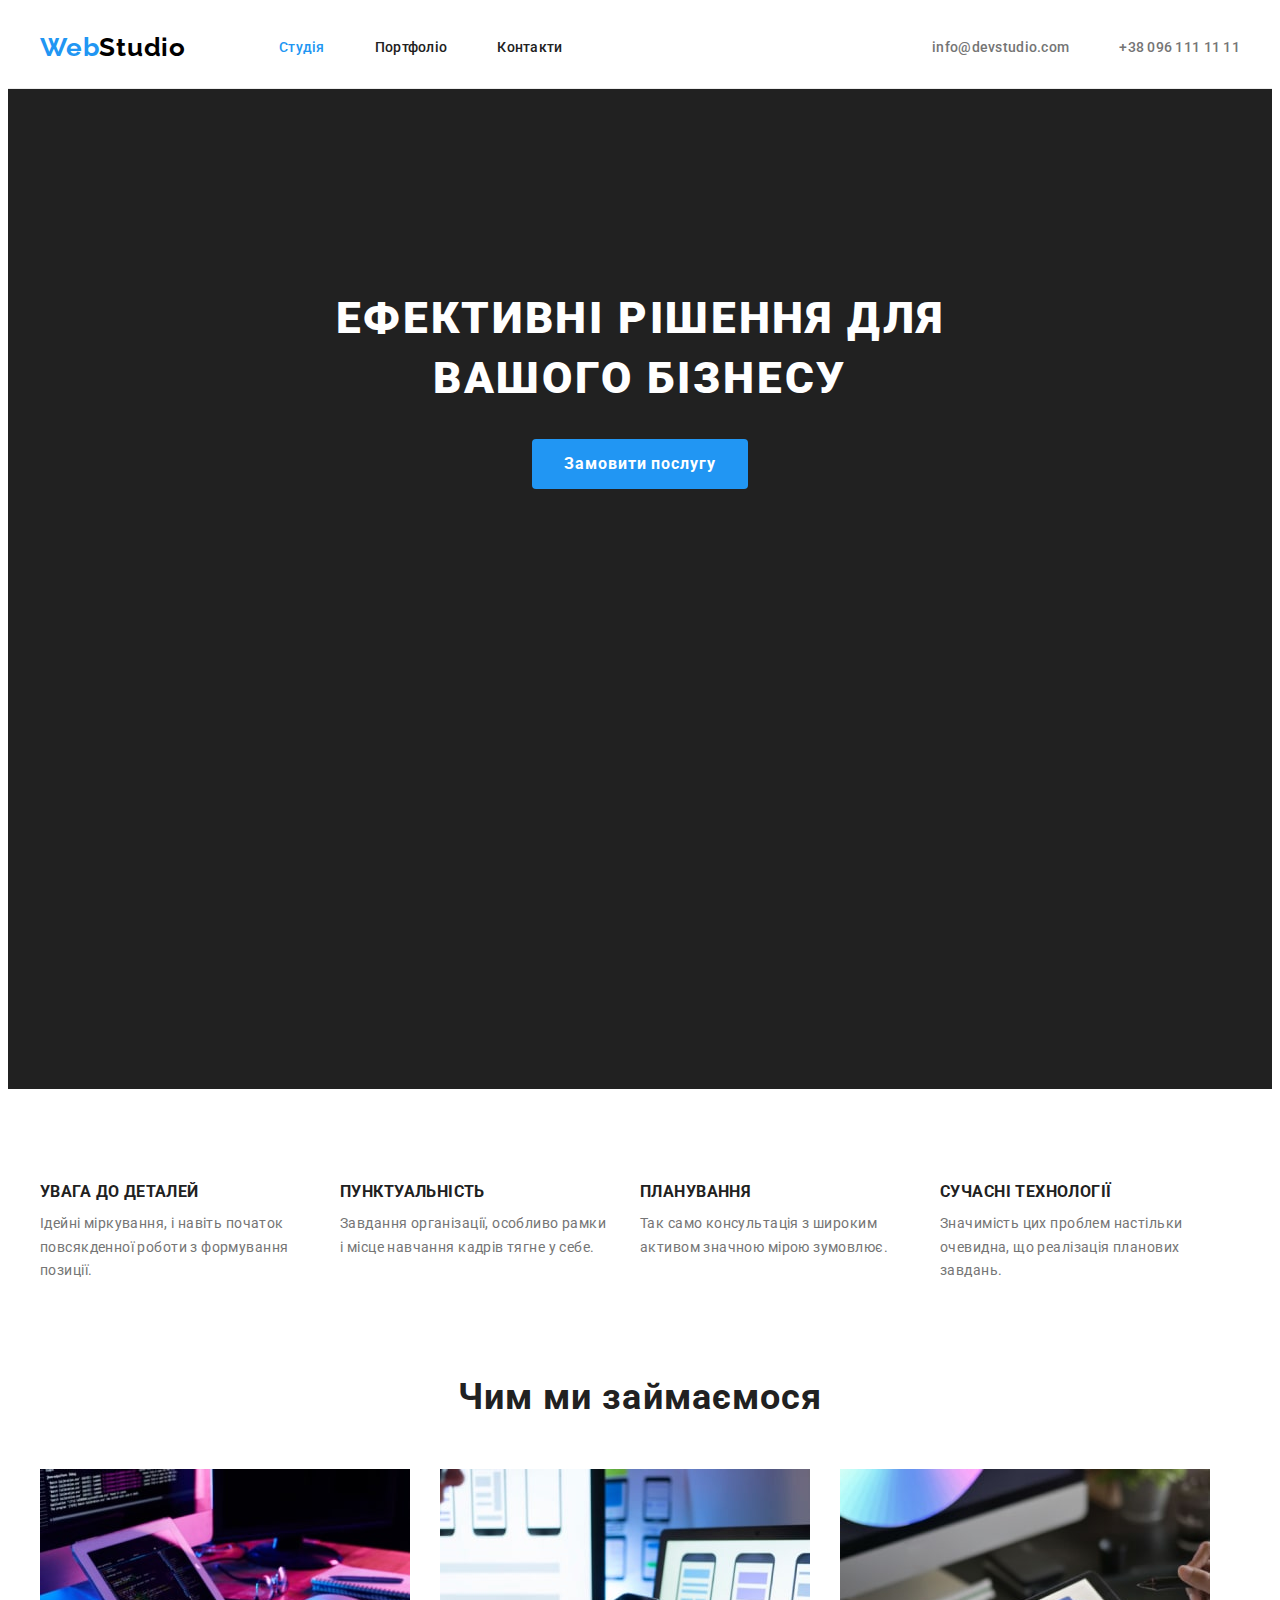
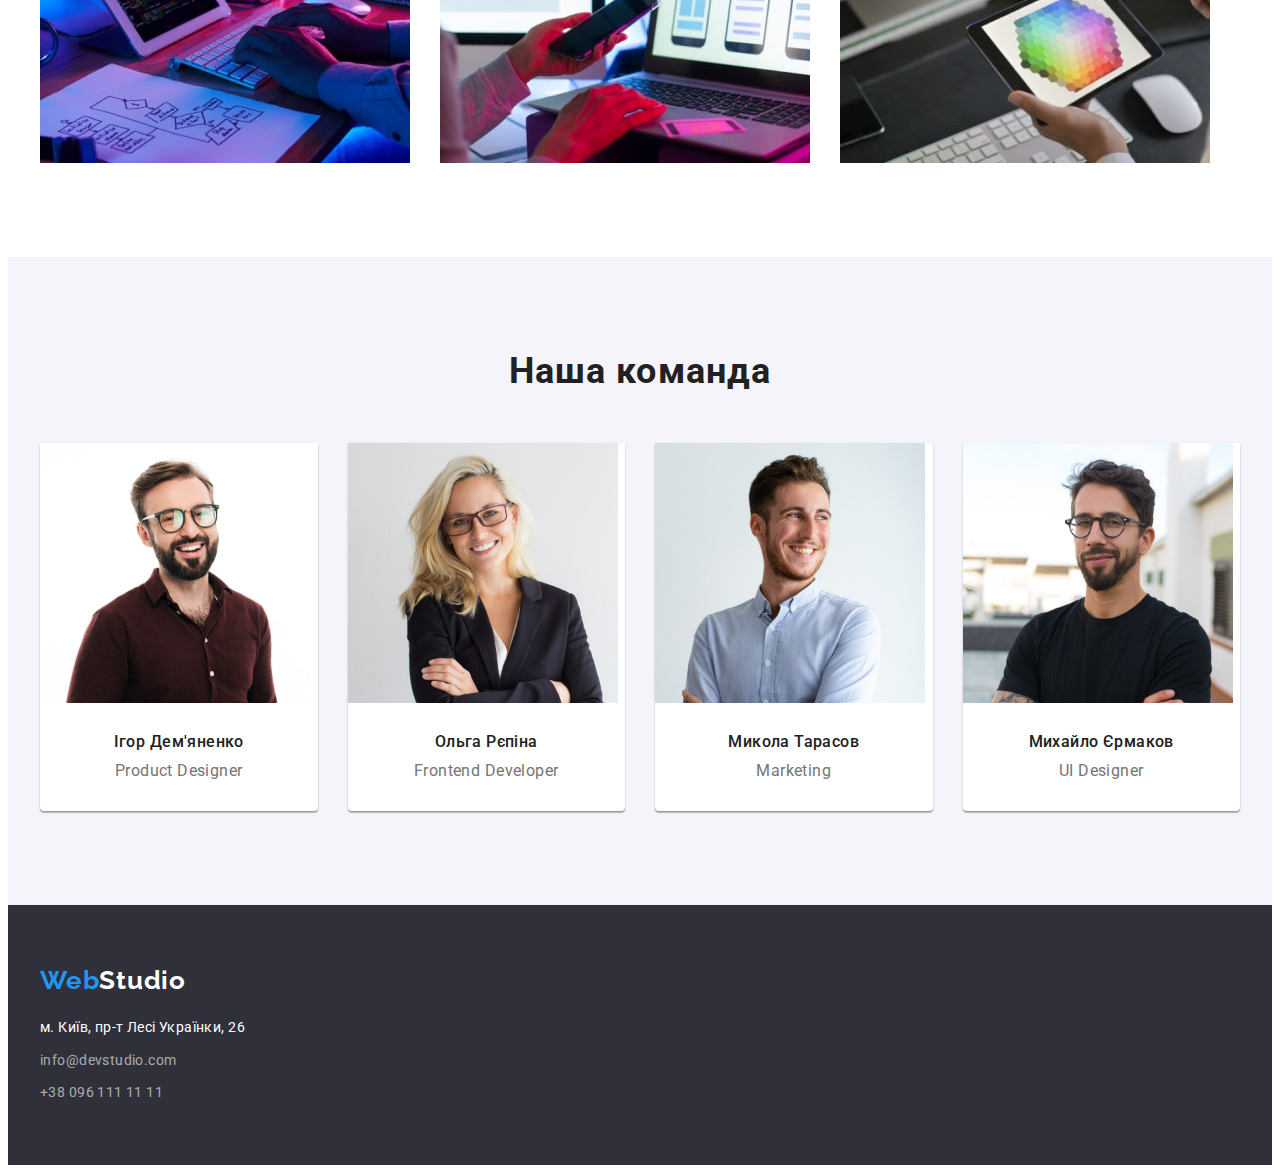
<file: index.html>
<!DOCTYPE html>
<html lang="uk">
<head>
    <meta charset="UTF-8">
    <meta http-equiv="X-UA-Compatible" content="IE=edge">
    <meta name="viewport" content="width=device-width, initial-scale=1.0">
    <title>Homework1</title>
    <link rel="preconnect" href="https://fonts.googleapis.com"> 
    <link rel="preconnect" href="https://fonts.gstatic.com" crossorigin> 
    <link href="https://fonts.googleapis.com/css2?family=Raleway:wght@700&family=Roboto:wght@400;500;700;900&display=swap" rel="stylesheet">
    <link rel="stylesheet" href="https://cdnjs.cloudflare.com/ajax/libs/modern-normalize/1.1.0/modern-normalize.min.css" integrity="sha512-wpPYUAdjBVSE4KJnH1VR1HeZfpl1ub8YT/NKx4PuQ5NmX2tKuGu6U/JRp5y+Y8XG2tV+wKQpNHVUX03MfMFn9Q==" crossorigin="anonymous" referrerpolicy="no-referrer" />
    <link rel="stylesheet" href="./css/style.css">
</head>
<!--Шапка сайту-->
<body>
   <header class="header bort">
   <div class="container">
   <a href="index.html" class="header-logo logo link"><span class="accent logo link">Web</span>Studio</a>
   <nav class="header-nav">
      <ul class="header-list list">
         <li><a href="" class="header-link link current links">Студія</a></li>
         <li><a href="./portfolio.html" class="header-link link links">Портфоліо</a></li>
         <li><a href="" class="header-link link links">Контакти</a></li>
       </ul>
     </nav>
     <div class="header-cont">
     <ul class="header-contact list">
       <li><a href="mailto:info@devstudio.com" class="mail header-link link links">info@devstudio.com</a></li>
       <li><a href="tel:+380961111111" class="tel header-link link links">+38 096 111 11 11</a></li>
     </ul>
    </div>
    </div>
    </header> 

<!--Рішення бізнесу--> 
   <main>
    <section class="hero hero-section">
      <div class="container hero-container">
        <h1 class="hero-title">Ефективні рішення для вашого бізнесу</h1>
        <button type="button" class="hero-btn">Замовити послугу</button>
      </div>
      </section>

<!--Привілегії-->  
    <section class="privilege">
    <div class="container">
    <h2 class="privilege-title">Привілегії</h2>
    <ul class="list-privilege list">
      <li class="privilege-link link">
       <h3 class="privilege-subtitle">УВАГА ДО ДЕТАЛЕЙ</h3>
       <p class="privilege-text text">Ідейні міркування, і навіть початок повсякденної роботи з формування позиції.</p>
      </li>
      <li class="privilege-link link">
       <h3 class="privilege-subtitle">ПУНКТУАЛЬНІСТЬ</h3>
       <p class="privilege-text text">Завдання організації, особливо рамки і місце навчання кадрів тягне у себе.</p>
      </li>
      <li class="privilege-link link">
        <h3 class="privilege-subtitle">ПЛАНУВАННЯ</h3>
        <p class="privilege-text text">Так само консультація з широким активом значною мірою зумовлює.</p>
      </li>
      <li class="privilege-link link">
        <h3 class="privilege-subtitle">СУЧАСНІ ТЕХНОЛОГІЇ</h3>
        <p class="privilege-text text">Значимість цих проблем настільки очевидна, що реалізація планових завдань.</p>
      </li>
    </ul>
  </div>
    </section>

<!--Чим займаємось-->
    <section class="work">
    <div class="container">  
    <h2 class="title">Чим ми займаємося</h2>
    <ul class="list-work list">
      <li class="work-items"> 
        <img src="./img/work-1.jpg" alt="Робочій процес" width="370">
      </li>
      <li class="work-items">
        <img src="./img/work-2.jpg" alt="Смартфон" width="370">
      </li>
      <li class="work-items">
        <img src="./img/work-3.jpg" alt="Планшет" width="370">
      </li>
    </ul>
  </div>
    </section>
<!--Команда-->
    <section class="team">
      <div class="container">
      <h2 class="title">Наша команда</h2>
      <ul class="team-container list-team list">
        <li class="team-items link">
          <img src="./img/team-1.jpg" alt="Команда1" width="270">
          <h3 class="team-subtitle">Ігор Дем'яненко</h3>
          <p class="team-info">Product Designer</p>
        </li>
        <li class="team-items link">
          <img src="./img/team-2.jpg" alt="Команда2" width="270">
          <h3 class="team-subtitle">Ольга Рєпіна</h3>
          <p class="team-info">Frontend Developer</p>
        </li>
        <li class="team-items link">
          <img src="./img/team-3.jpg" alt="Команда3" width="270">
          <h3 class="team-subtitle">Микола Тарасов</h3>
          <p class="team-info">Marketing</p>
        </li>
        <li class="team-items link">
          <img src="./img/team-4.jpg" alt="Команда4" width="270">
          <h3 class="team-subtitle">Михайло Єрмаков</h3>
          <p class="team-info">UI Designer</p>
        </li>
      </ul>
    </div>
    </section>
   </main>
<!--Футер-->
   <footer class="footer">
    <div class="container">
    <a href="/" class="footer-logo logo link"><span class="accent logo link">Web</span>Studio</a>
    <address class="address">
      <ul class="footer-list list">
        <li class="footer-items"><a href="https://goo.gl/maps/qDodeFptJs4gTQPLA" target="_blank" 
          rel="noreferrer nofollow noopener" class="footer-links link text">м. Київ, пр-т Лесі Українки, 26</a></li>
        <li class="footer-items"><a href="mailto:info@devstudio.com" class="footer-links footer-address link text">info@devstudio.com</a></li>
        <li class="footer-items"><a href="tel:+380961111111" class="footer-links footer-address link text">+38 096 111 11 11</a></li>
      </ul>
    </address>
  </div>
   </footer>
</body>
</html>
</file>
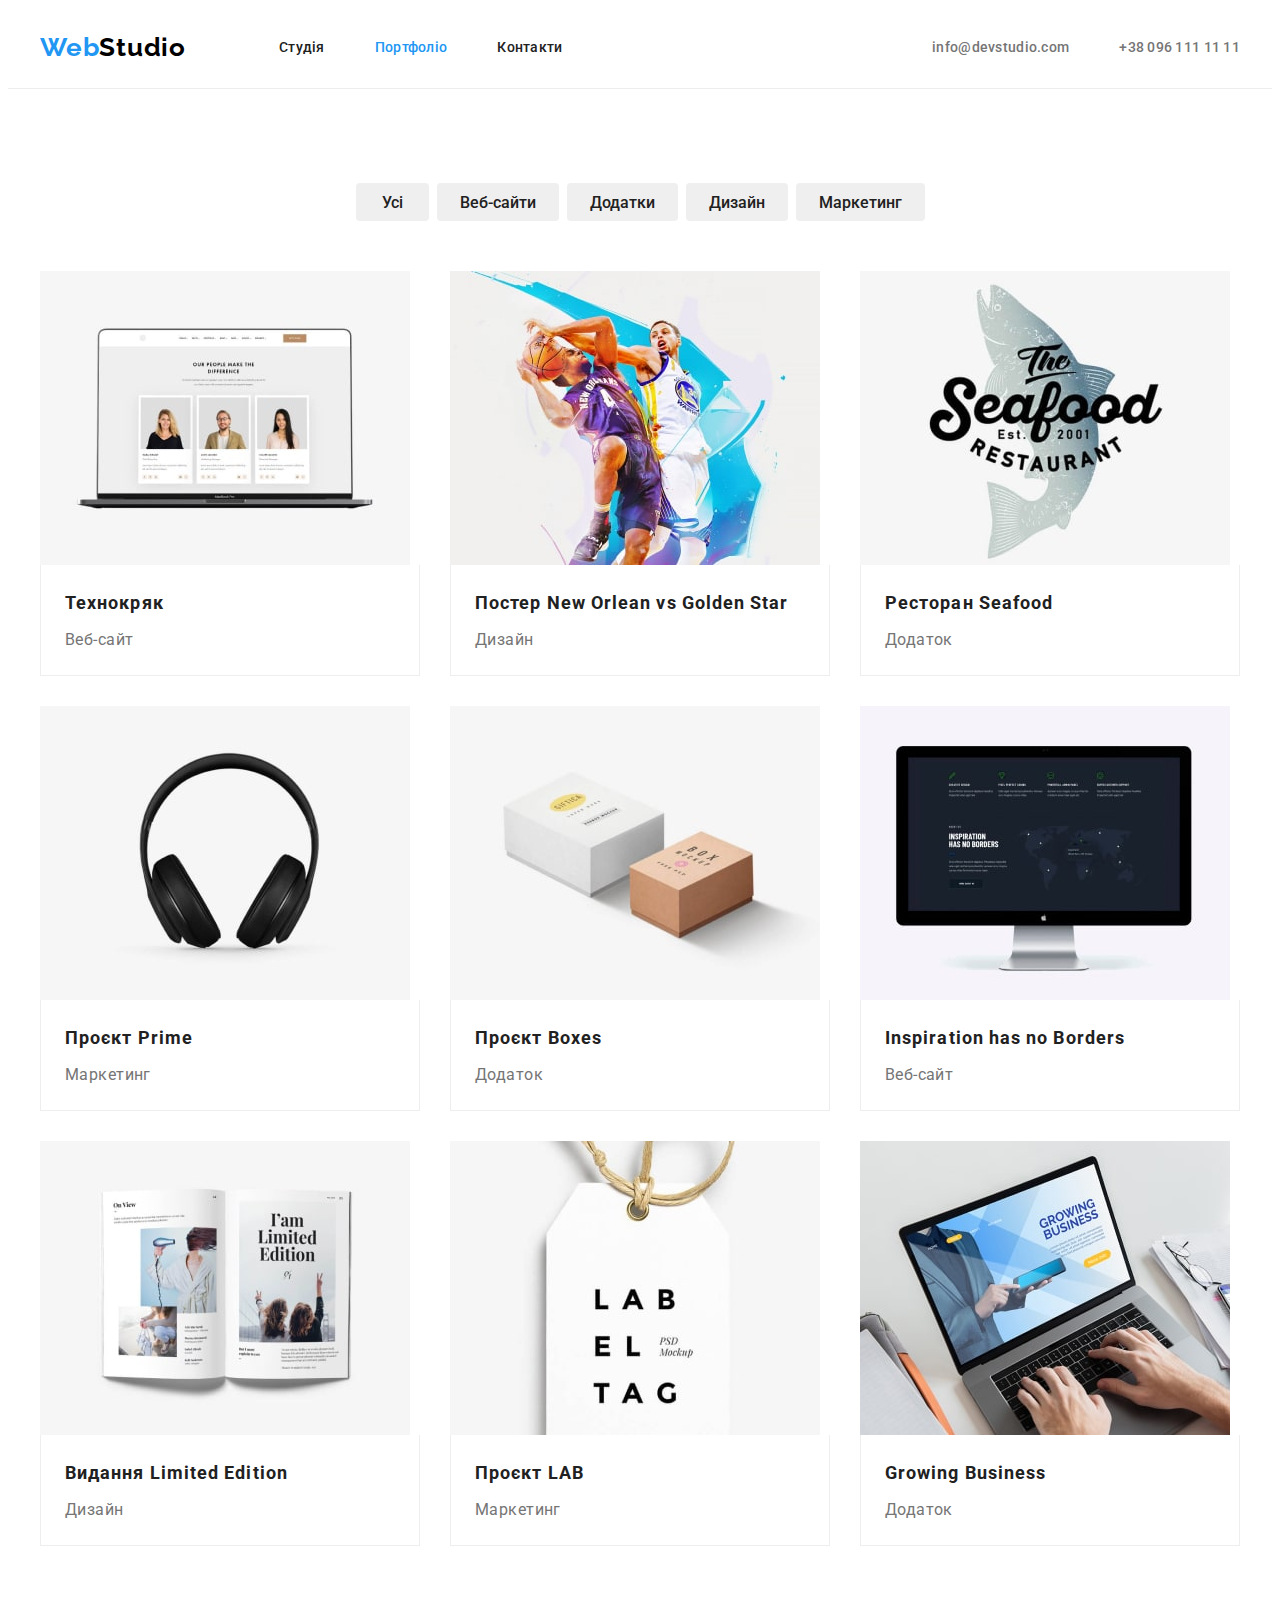
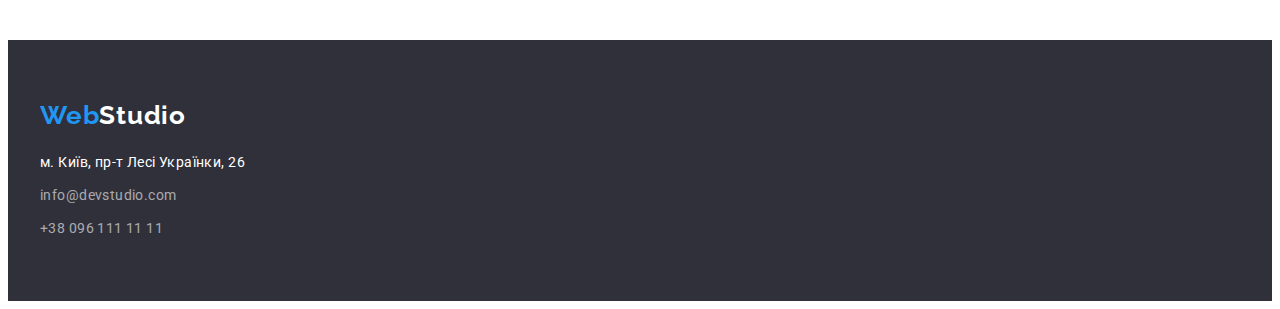
<file: portfolio.html>
<!DOCTYPE html>
<html lang="uk">
<head>
    <meta charset="UTF-8">
    <meta http-equiv="X-UA-Compatible" content="IE=edge">
    <meta name="viewport" content="width=device-width, initial-scale=1.0">
    <title>Homework1</title>
    <link rel="preconnect" href="https://fonts.googleapis.com"> 
    <link rel="preconnect" href="https://fonts.gstatic.com" crossorigin> 
    <link href="https://fonts.googleapis.com/css2?family=Raleway:wght@700&family=Roboto:wght@400;500;700;900&display=swap" rel="stylesheet">
    <link rel="stylesheet" href="https://cdnjs.cloudflare.com/ajax/libs/modern-normalize/1.1.0/modern-normalize.min.css" integrity="sha512-wpPYUAdjBVSE4KJnH1VR1HeZfpl1ub8YT/NKx4PuQ5NmX2tKuGu6U/JRp5y+Y8XG2tV+wKQpNHVUX03MfMFn9Q==" crossorigin="anonymous" referrerpolicy="no-referrer" />
    <link rel="stylesheet" href="./css/style.css">
</head>
<!--Шапка сайту-->
<body>
  <header class="header bort">
  <div class="container">
  <a href="index.html" class="header-logo logo link"><span class="accent logo link">Web</span>Studio</a>
  <nav class="header-nav">
     <ul class="header-list list">
         <li class="hdr"><a href="./index.html" class="header-link link links">Студія</a></li>
         <li class="hdr"><a href="" class="header-link link current links">Портфоліо</a></li>
         <li class="hdr"><a href="" class="header-link link links">Контакти</a></li>
       </ul>
     </nav>
     <div class="header-cont">
     <ul class="header-contact list">
       <li><a href="mailto:info@devstudio.com" class="mail header-link link links">info@devstudio.com</a></li>
       <li><a href="tel:+380961111111" class="tel header-link link links">+38 096 111 11 11</a></li>
     </ul>
    </div>
    </div>
    </header>
<!--Портфоліо-->
<main>
<section class="section portfolio">
<div class="container"> 
<h1 class="privilege-title">Портфоліо</h1>
<ul class="element portfolio-list list">
  <li class="element-item"><button type="button" class="portfolio-btn">Усі</button></li>
  <li class="element-item"><button type="button" class="portfolio-btn">Веб-сайти</button></li>
  <li class="element-item"><button type="button" class="portfolio-btn">Додатки</button></li>
  <li class="element-item"><button type="button" class="portfolio-btn">Дизайн</button></li>
  <li class="element-item"><button type="button" class="portfolio-btn">Маркетинг</button></li>
</ul>
<ul class="port portfolio-list list">
  <li class="port-item portfolio-link">
    <a href="" class="link">
      <img src="./img/portfolio-1.jpg" alt="Веб-сайт" width="370">
      <div class="port-blok">
      <h2 class="portfolio-text">Технокряк</h2>
      <p class="portfolio-info">Веб-сайт</p>
    </div>
    </a>
  </li>
  <li class="port-item portfolio-link">
    <a href=""class="link">
      <img src="./img/portfolio-2.jpg" alt="Баскетбол" width="370">
      <div class="port-blok">
      <h2 class="portfolio-text"> Постер <span lang="en">New Orlean vs Golden Star</span> </h2>
      <p class="portfolio-info">Дизайн</p>
    </div>
    </a>
  </li>
  <li class="port-item portfolio-link">
    <a href=""class="link">
      <img src="./img/portfolio-3.jpg" alt="Рибний ресторан" width="370">
      <div class="port-blok">
      <h2 class="portfolio-text"> Ресторан <span lang="en">Seafood</span> </h2>
      <p class="portfolio-info">Додаток</p>
    </div>
    </a>
  </li>
  <li class="port-item portfolio-link">
    <a href=""class="link">
      <img src="./img/portfolio-4.jpg" alt="Навушники" width="370">
      <div class="port-blok">
      <h2 class="portfolio-text"> Проєкт <span lang="en">Prime</span></h2>
      <p class="portfolio-info">Маркетинг</p>
    </div>    
    </a>
  </li>
  <li class="port-item portfolio-link">
    <a href=""class="link">
      <img src="./img/portfolio-5.jpg" alt="Коробка" width="370">
      <div class="port-blok">
      <h2 class="portfolio-text"> Проєкт <span lang="en">Boxes</span></h2>
      <p class="portfolio-info">Додаток</p>
    </div>
    </a>
  </li>
  <li class="port-item portfolio-link">
    <a href=""class="link">
      <img src="./img/portfolio-6.jpg" alt="Монітор" width="370">
      <div class="port-blok">
      <h2 class="portfolio-text"><span lang="en">Inspiration has no Borders</span></h2>
      <p class="portfolio-info">Веб-сайт</p>
    </div>
    </a>
  </li>
  <li class="port-item portfolio-link">
    <a href=""class="link">
      <img src="./img/portfolio-7.jpg" alt="Журнал" width="370">
      <div class="port-blok">
      <h2 class="portfolio-text"> Видання <span lang="en">Limited Edition</span></h2>
      <p class="portfolio-info">Дизайн</p>
    </div>
    </a>
  </li>
  <li class="port-item portfolio-link">
    <a href=""class="link">
      <img src="./img/portfolio-8.jpg" alt="Бірка" width="370">
      <div class="port-blok">
      <h2 class="portfolio-text"> Проєкт <span lang="en">LAB</span></h2>
      <p class="portfolio-info">Маркетинг</p>
    </div>
    </a>
  </li>
  <li class="port-item portfolio-link">
    <a href=""class="link">
      <img src="./img/portfolio-9.jpg" alt="Ноутбук" width="370">
      <div class="port-blok">
      <h2 class="portfolio-text"><span lang="en">Growing Business</span></h2>
      <p class="portfolio-info ">Додаток</p>
    </div>
    </a>
  </li>
</ul>
</div>
      </section>
      </main>
<!--Футер-->
<footer class="footer">
  <div class="container">
  <a href="/" class="footer-logo logo link"><span class="accent logo link">Web</span>Studio</a>
  <address class="address">
    <ul class="footer-list list">
      <li class="footer-items"><a href="https://goo.gl/maps/qDodeFptJs4gTQPLA" target="_blank" 
        rel="noreferrer nofollow noopener" class="footer-links link text">м. Київ, пр-т Лесі Українки, 26</a></li>
      <li class="footer-items"><a href="mailto:info@devstudio.com" class="footer-links footer-address link text">info@devstudio.com</a></li>
      <li class="footer-items"><a href="tel:+380961111111" class="footer-links footer-address link text">+38 096 111 11 11</a></li>
    </ul>
  </address>
</div>
 </footer>
</body>
</html>
</file>
<file: css/style.css>
:root {
--primary-header-color: #212121;
--second-color: #757575;
--accent-color: #2196F3;
--primary-color: #212121;
--primary-text-color: #757575;
--bg-color: #FFFFFF;
--btn-color: #2196F3;
--second-text-color: #FFFFFF; 
--second-bg-color: #F5F4FA; 
--border-color: #EEEEEE; 
--second-border-color: #ECECEC;
--footer-color: #2F303A;
--second-btn-color: #188CE8;
--logo-color: #000000;
}

p, h1, h2, h3, h4, h5, h6 {
margin: 0px;
}
ul {
margin: 0px;
padding-left: 0px;    
}
img {
display: block;    
}  
body {
font-family: 'Roboto', sans-serif;
font-size: 14px;
line-height: 1.71;
letter-spacing: 0.03em;
color: var(--primary-text-color);
background-color: var(--bg-color);
}

    /*---UNIVERSAL CLASSES---*/
.container {
width: 1200px;
padding: 0px 15px; 
margin: 0px auto;   
}
.section {
padding-top: 94px; 
padding-bottom: 94px;   
} 
.link {
text-decoration: none;
}
.list {
list-style: none;
}
.links {
font-weight: 500;
font-size: 14px;
line-height: 1.14;
letter-spacing: 0.02em;
}
.title {
font-weight: 700;
font-size: 36px;
line-height: 1.16;
text-align: center;
letter-spacing: 0.03em;
color: var(--primary-header-color);    
}
.text {
font-size: 14px;
line-height: 1.71;
letter-spacing: 0.03em;    
}
.logo {
font-family: 'Raleway', sans-serif;
font-weight: 700;
font-size: 26px;
line-height: 1.19;
letter-spacing: 0.03em;
}    
   
/*---HEADER---*/
.header .container {
display: flex;
align-items: center;    
}   
.header-logo {
color: var(--logo-color); 
padding-top: 24px; 
padding-bottom: 25px;
display: block;  
margin-right: 93px;
}
.accent {
color:var(--accent-color) ;
}    
.current {
color: var(--accent-color);    
} 
.header-list,
.header-contact {
display: flex; 
}
.header-list .link,
.header-contact .link {
display: block;
padding-top: 32px;   
padding-bottom: 32px; 
}
.header-cont {
margin-left: auto;
}  
.header-link {
color: var(--primary-color);
}
.header-list > li:not(:last-child){
margin-right: 50px;    
}
.header-link:hover,
.header-link:focus {
color: var(--accent-color);    
}
.tel {
margin-left: 50px;    
}
.mail,
.tel {
color: var(--second-color);
}
    
/*---HERO---*/
.hero {
background-color: var(--primary-header-color);  
text-align: center;
} 
.hero-section {
max-width: 1600px; 
height: 600px;
margin-left: auto;
margin-right: auto;
padding: 200px 0px;
} 
.hero-container {
margin-bottom: 0px;
} 
.hero-title {
font-weight: 900;
font-size: 44px;
line-height: 1.36;
letter-spacing: 0.06em;
text-transform: uppercase;
text-align: center;
color: var(--second-text-color);
max-width: 696px; 
margin: 0px auto;
}      
.hero-btn {
font-family: inherit;
font-weight: 700;
font-size: 16px;
line-height: 1.88;
cursor: pointer;
letter-spacing: 0.06em;    
color: var(--bg-color);
background-color: var(--btn-color);

border-radius: 4px;
padding: 10px 32px;
min-width: 216px;
height: 50px;
text-align: center;
display: inline-block;
margin-top: 30px;
border: none;
}
.hero-btn:hover,
.hero-btn:focus {
background-color: var(--second-btn-color);
}

/*---PRIVILEGE---*/
.privilege {
padding: 94px 0px;
}
.privilege-title {
position: absolute;
width: 1px;
height: 1px;
margin: -1px;
border: 0;
padding: 0;

white-space: nowrap;
clip-path: inset(100%);
clip: rect(0 0 0 0);
overflow: hidden;
}
.list-privilege {
display: flex;
column-gap: 30px; 
}
.privilege-link {
width: 270px;
}
.privilege-subtitle {
font-weight: 700;
line-height: 1.14;
text-transform: uppercase;
color: var(--primary-header-color);    
margin-bottom: 10px;
}
.privilege-text {
color: var(--second-color);
}

/*---WORK---*/
.list-work {
display: flex;
column-gap: 30px;
}
.work {
padding-bottom: 94px;
}
.title {
margin-bottom: 50px;
}

/*---TEAM---*/
.team {
background-color: var(--second-bg-color);    
padding: 94px 0 ;
}
.title {
margin-bottom: 50px;    
}
.team-container {
display: flex;
}
.team-items:not(:last-child){
margin-right: 30px;    
}
.team-items {
width: calc((100% - 60px) / 3);
background: var(--bg-color);
box-shadow: 0px 1px 3px rgba(0, 0, 0, 0.12), 0px 1px 1px rgba(0, 0, 0, 0.14), 0px 2px 1px rgba(0, 0, 0, 0.2);
border-radius: 0px 0px 4px 4px; 
}
.team-subtitle {
font-weight: 500;
font-size: 16px;
line-height: 1.18;
text-align: center;
color: var(--primary-color);    
margin-top: 30px;
margin-bottom: 10px;
}
.team-info {
font-size: 16px;
line-height: 1.18;
text-align: center;
color: var(--second-color);    
margin-bottom: 30px;
}

/*---FOOTER---*/
.footer .container {
display: flex; 
display: block;
align-items: baseline;
}
.footer {
background-color: var(--footer-color); 
padding: 60px 0;   
}
.footer-logo {
display: inline-block;
color: var(--bg-color); 
margin-bottom: 20px;
}
.address {
display: block; 
justify-items: flex-start;   
}
.footer-items:not(:last-child) {
margin-bottom: 9px;    
}
.footer-links {
font-style: normal;
color: var(--bg-color);
}
.footer-address {
color: rgba(255, 255, 255, 0.6);    
}
.footer-links:hover,
.footer-links:focus {
color: var(--accent-color);    
}

/*---PORTFOLIO---*/
.bort {
border-bottom: 1px solid var(--second-border-color);
}
.portfolio {
padding: 94px 0;    
}
.element {
margin-bottom: 50px;
display: flex;  
justify-content: center;  
}
.element-item:not(:last-child) {
margin-right: 8px;  
}
.portfolio-btn {
display: inline-block;
font-family: inherit;
font-weight: 500;
font-size: 16px;
line-height: 1.62;
text-align: center;
cursor: pointer;
color: var(--primary-color);

border: 1px solid transparent;
border-radius: 4px;
padding: 6px 22px;
min-width: 73px;
height: 38px;
}
.current {
color: var(--accent-color);    
}
.portfolio-btn:hover,
.portfolio-btn:focus {
color: var(--second-text-color);
box-shadow: 0px 3px 1px rgba(0, 0, 0, 0.1), 0px 1px 2px rgba(0, 0, 0, 0.08), 0px 2px 2px rgba(0, 0, 0, 0.12);
background: var(--btn-color);
}
.port {
display: flex;  
flex-wrap: wrap;
align-items: center;
margin-left: 0px;
margin-right: 0px; 
}
.port-item {
width: 370px;
}
.port-item {
width:calc((100% - 60px)/3);
margin-right: 30px;
margin-bottom: 30px;
} 
.port-item:nth-child(3n) {
margin-right: 0px;    
}
.port-item:nth-last-child(-n+3) {
margin-bottom: 0px;    
}
.port-blok {
padding: 20px 24px;
background: var(--second-text-color);
border-bottom: 1px solid var(--border-color);
border-left: 1px solid var(--border-color);
border-right: 1px solid var(--border-color);
}
.portfolio-text {
font-weight: 700;
font-size: 18px;
line-height: 2;
letter-spacing: 0.06em;
color: var(--primary-color);    
margin-bottom: 4px;
}
.portfolio-info {
font-size: 16px;
line-height: 1.88;
color: var(--second-color);    
}
</file>
